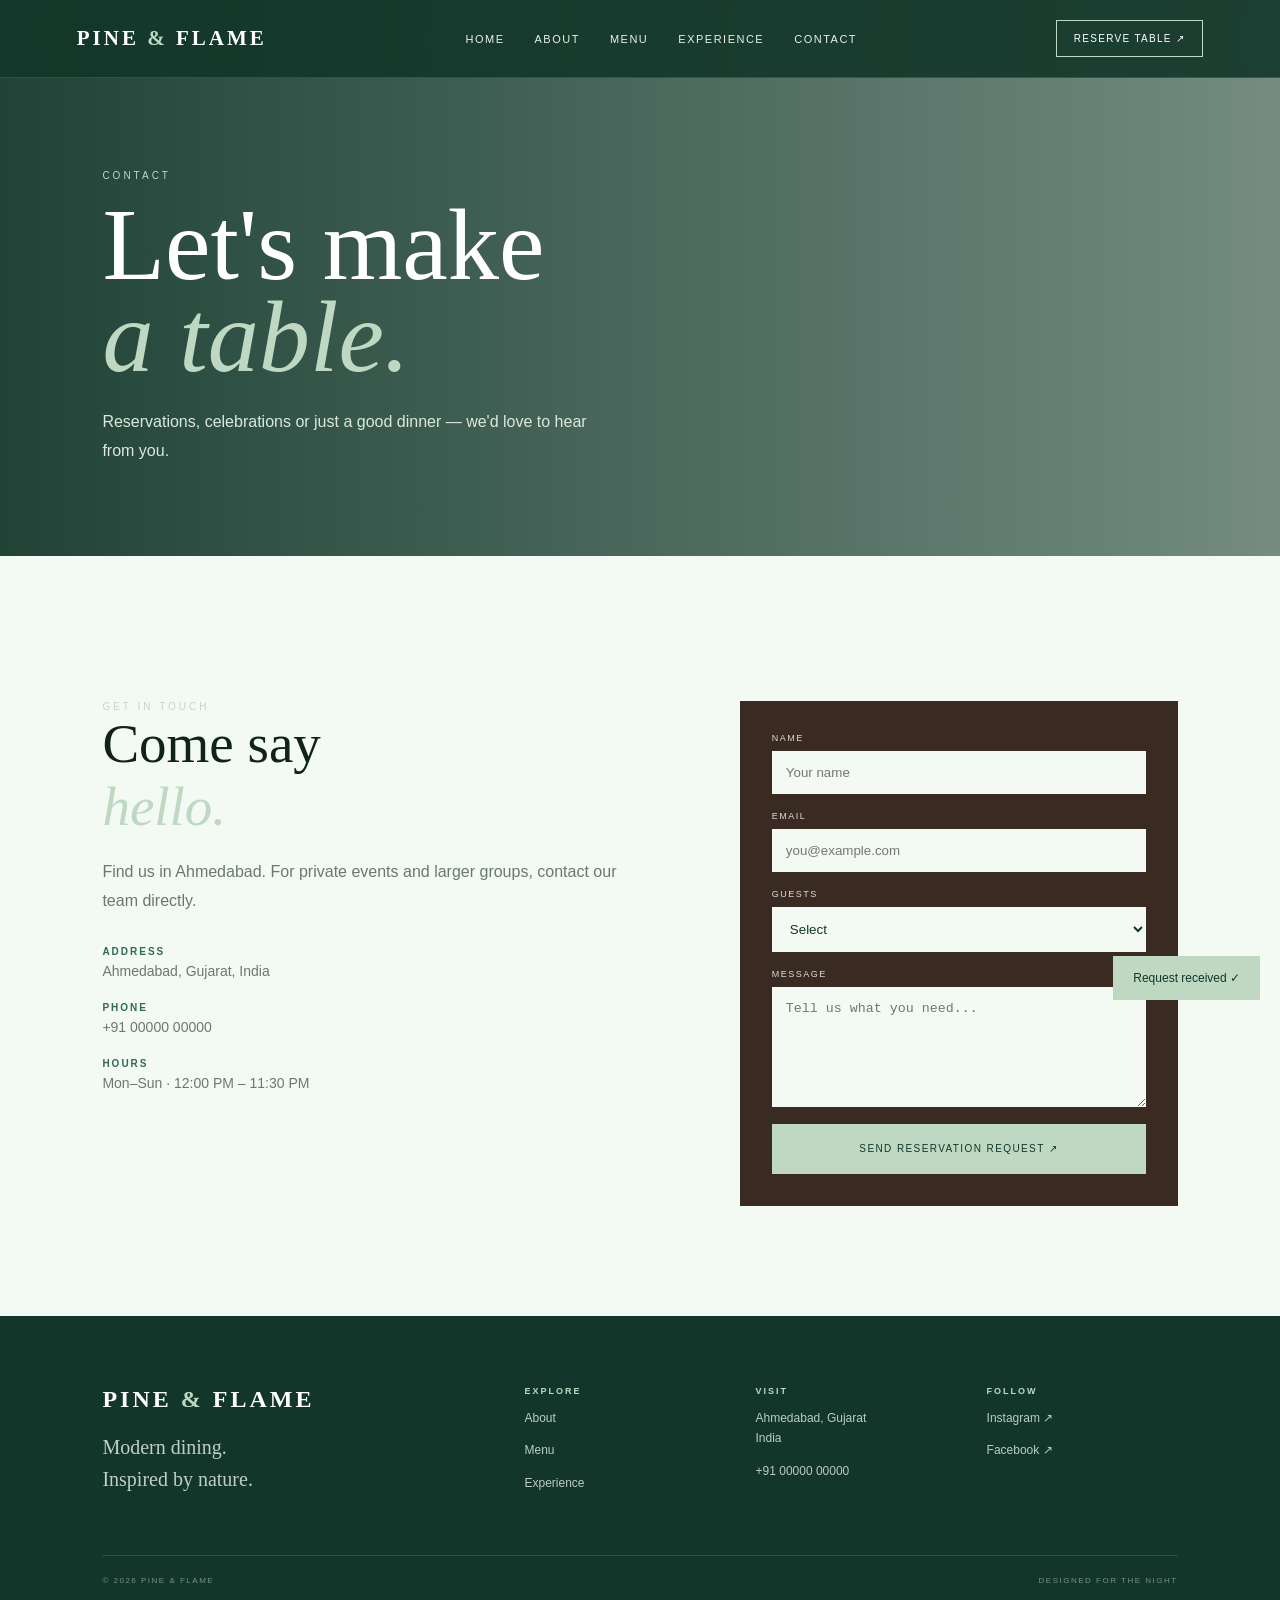
<file: contact.html>
<!DOCTYPE html><html lang="en"><head><meta charset="UTF-8"><meta name="viewport" content="width=device-width,initial-scale=1.0"><title>Contact | Pine & Flame</title><link rel="stylesheet" href="css/style.css"></head><body>
<div class="loader"><b>P&F</b></div>
<header class="navbar" id="navbar"><a class="logo" href="index.html">PINE <span>&</span> FLAME</a><nav class="nav-links" id="navLinks"><a href="index.html">Home</a><a href="about.html">About</a><a href="menu.html">Menu</a><a href="experience.html">Experience</a><a href="contact.html">Contact</a></nav><a class="nav-btn" href="contact.html#reserve">Reserve Table ↗</a><button class="menu-btn" id="menuBtn">☰</button></header>
<section class="page-hero"><div class="label">CONTACT</div><h1>Let's make<br><em>a table.</em></h1><p>Reservations, celebrations or just a good dinner — we'd love to hear from you.</p></section>
<section class="contact"><div class="contact-grid"><div class="contact-info"><div class="label">GET IN TOUCH</div><h2>Come say<br><em>hello.</em></h2><p>Find us in Ahmedabad. For private events and larger groups, contact our team directly.</p><div class="info-list"><div><b>Address</b><span>Ahmedabad, Gujarat, India</span></div><div><b>Phone</b><span>+91 00000 00000</span></div><div><b>Hours</b><span>Mon–Sun · 12:00 PM – 11:30 PM</span></div></div></div><div class="form-box" id="reserve"><form id="contactForm"><label>Name<input required placeholder="Your name"></label><label>Email<input required type="email" placeholder="you@example.com"></label><label>Guests<select required><option value="">Select</option><option>2 guests</option><option>3 guests</option><option>4 guests</option><option>5+ guests</option></select></label><label>Message<textarea placeholder="Tell us what you need..."></textarea></label><button class="btn primary" type="submit">Send Reservation Request ↗</button></form></div></div></section><div class="toast" id="toast">Request received ✓</div>
<footer id="footer"><div class="footer-grid"><div><div class="footer-logo">PINE <span>&</span> FLAME</div><p>Modern dining.<br>Inspired by nature.</p></div><div class="footer-col"><h4>Explore</h4><a href="about.html">About</a><a href="menu.html">Menu</a><a href="experience.html">Experience</a></div><div class="footer-col"><h4>Visit</h4><p>Ahmedabad, Gujarat<br>India</p><p>+91 00000 00000</p></div><div class="footer-col"><h4>Follow</h4><a href="#">Instagram ↗</a><a href="#">Facebook ↗</a></div></div><div class="footer-bottom"><span>© 2026 PINE & FLAME</span><span>DESIGNED FOR THE NIGHT</span></div></footer>
<script src="js/script.js"></script></body></html>
</file>
<file: css/style.css>
:root{--pine:#12372A;--green:#2F6B4F;--sage:#BFD8C2;--mist:#F3FAF4;--wood:#3A2B22;--text:#10231b;--muted:#687970}*{box-sizing:border-box;margin:0;padding:0}html{scroll-behavior:smooth}body{font-family:Arial,Helvetica,sans-serif;background:var(--mist);color:var(--text);overflow-x:hidden}a{text-decoration:none;color:inherit}.loader{position:fixed;inset:0;background:var(--pine);z-index:9999;display:grid;place-items:center;transition:.6s}.loader.hide{opacity:0;visibility:hidden}.loader b{font:700 36px Georgia;color:var(--sage);letter-spacing:6px}.navbar{height:78px;position:fixed;top:0;left:0;width:100%;z-index:1000;padding:0 6vw;display:flex;align-items:center;justify-content:space-between;background:rgba(18,55,42,.9);backdrop-filter:blur(14px);border-bottom:1px solid #ffffff20}.logo{font:700 21px Georgia;color:white;letter-spacing:3px}.logo span{color:var(--sage)}.nav-links{display:flex;gap:30px}.nav-links a{color:#e8f1ea;font-size:11px;text-transform:uppercase;letter-spacing:1.5px}.nav-links a:hover{color:var(--sage)}.nav-btn{border:1px solid var(--sage);color:white;padding:12px 17px;font-size:10px;text-transform:uppercase;letter-spacing:1.3px}.nav-btn:hover{background:var(--sage);color:var(--pine)}.menu-btn{display:none;background:none;border:0;color:white;font-size:25px}.hero{min-height:100vh;padding:140px 9vw 100px;display:flex;align-items:center;position:relative;background:linear-gradient(90deg,#12372af5,#12372ab0,#12372a25),url("https://images.unsplash.com/photo-1517248135467-4c7edcad34c4?auto=format&fit=crop&w=2200&q=90") center/cover}.hero-content{max-width:850px;color:white}.eyebrow,.label{font-size:10px;letter-spacing:3px;text-transform:uppercase;color:var(--sage)}.hero h1{font:500 clamp(58px,9vw,125px)/.88 Georgia,serif;letter-spacing:-5px;margin:25px 0}.hero h1 em,h1 em,h2 em{color:var(--sage);font-style:italic}.hero p{max-width:520px;color:#d8e4da;line-height:1.8;margin:30px 0;font-size:15px}.actions{display:flex;gap:12px}.btn{display:inline-flex;align-items:center;justify-content:center;min-height:50px;padding:0 23px;border:1px solid transparent;font-size:10px;text-transform:uppercase;letter-spacing:1.4px}.primary{background:var(--sage);color:var(--pine)}.outline{border-color:#ffffff80;color:white}.outline:hover{border-color:white;background:#ffffff10}.hero-num{position:absolute;right:6vw;bottom:35px;color:var(--sage);font-size:10px;letter-spacing:2px}section{padding:110px 8vw}.section-head{display:flex;justify-content:space-between;align-items:end;gap:40px;margin-bottom:50px}.section-head h2{font:500 clamp(45px,6vw,76px)/1 Georgia,serif;letter-spacing:-2px;margin-top:14px}.section-head>p{max-width:390px;color:var(--muted);line-height:1.8;font-size:14px}.story-grid,.contact-grid{display:grid;grid-template-columns:1.1fr .9fr;gap:8vw}.story h2,.about-title,.contact h1{font:500 clamp(48px,6vw,82px)/1 Georgia,serif;letter-spacing:-3px}.copy{color:var(--muted);line-height:1.9;font-size:15px;padding-top:15px}.copy a,.text-link{display:inline-block;margin-top:25px;border-bottom:1px solid var(--green);padding-bottom:8px;font-size:10px;text-transform:uppercase;letter-spacing:1.5px}.quote{margin-top:80px;border-top:1px solid #c8d8cc;border-bottom:1px solid #c8d8cc;padding:22px 0;white-space:nowrap;overflow:hidden;color:var(--green);font:600 38px Georgia}.green{background:var(--sage)}.food-grid{display:grid;grid-template-columns:1.35fr 1fr 1fr;gap:18px}.food-card{background:var(--mist);transition:.3s}.food-card:hover{transform:translateY(-5px)}.food-card img{width:100%;height:300px;object-fit:cover}.food-card:first-child img{height:410px}.food-info{padding:22px}.food-info small{font-size:9px;letter-spacing:2px;color:var(--green)}.food-info h3{font:500 27px Georgia;margin:8px 0}.food-info p{color:var(--muted);font-size:12px}.price{display:block;margin-top:17px;color:var(--wood);font-weight:bold}.full{display:block;width:max-content;margin:40px auto 0;padding:15px 22px;border:1px solid var(--pine);font-size:10px;text-transform:uppercase;letter-spacing:1.5px}.full:hover{background:var(--pine);color:white}.feature{min-height:650px;display:flex;align-items:center;color:white;background:linear-gradient(90deg,#12372af5,#12372a80),url("https://images.unsplash.com/photo-1550966871-3ed3cdb5ed0c?auto=format&fit=crop&w=2200&q=85") center/cover}.feature .label{color:var(--sage)}.feature h2{font:500 clamp(50px,7vw,95px)/.9 Georgia;margin:20px 0}.feature p{max-width:520px;color:#d6e3d9;line-height:1.8}.stats{display:flex;gap:60px;margin-top:45px}.stats strong{font:500 34px Georgia;color:var(--sage)}.stats span{display:block;color:#d2ded5;font-size:9px;letter-spacing:1.4px;text-transform:uppercase;margin-top:6px}.gallery-grid{display:grid;grid-template-columns:1.3fr .7fr;grid-template-rows:270px 270px;gap:16px}.gallery-grid img{width:100%;height:100%;object-fit:cover}.gallery-grid .big{grid-row:1/3}.page-hero{padding:170px 8vw 90px;background:linear-gradient(90deg,#12372aeF,#12372a90),url("https://images.unsplash.com/photo-1500534623283-312aade485b7?auto=format&fit=crop&w=2200&q=85") center/cover;color:white}.page-hero h1{font:500 clamp(55px,8vw,105px)/.9 Georgia;margin-top:18px}.page-hero p{max-width:520px;margin-top:25px;line-height:1.8;color:#dce8df}.about-layout{display:grid;grid-template-columns:1fr 1fr;gap:25px;align-items:center}.about-layout img{width:100%;height:520px;object-fit:cover}.about-text{color:var(--muted);line-height:1.9}.about-text p+p{margin-top:18px}.contact-grid{margin-top:35px}.contact-info h2{font:500 55px Georgia}.contact-info p{color:var(--muted);line-height:1.8;margin-top:20px}.info-list{margin-top:30px;display:grid;gap:22px}.info-list b{display:block;font-size:10px;letter-spacing:2px;text-transform:uppercase;color:var(--green);margin-bottom:5px}.info-list span{font-size:14px;color:var(--muted)}.form-box{background:var(--wood);padding:32px;color:white}.form-box form{display:grid;gap:17px}.form-box label{font-size:9px;letter-spacing:1.5px;text-transform:uppercase;color:#ddd;display:grid;gap:8px}.form-box input,.form-box textarea,.form-box select{background:var(--mist);border:0;outline:0;padding:14px;color:var(--pine)}.form-box textarea{min-height:120px;resize:vertical}.toast{position:fixed;right:20px;bottom:20px;z-index:3000;background:var(--sage);color:var(--pine);padding:15px 20px;font-size:12px;transform:translateY(120px);transition:.4s}.toast.show{transform:translateY(0)}footer{background:var(--pine);color:white;padding:70px 8vw 25px}.footer-grid{display:grid;grid-template-columns:2fr 1fr 1fr 1fr;gap:40px}.footer-logo{font:700 24px Georgia;letter-spacing:3px}.footer-logo span{color:var(--sage)}.footer-grid>div:first-child p{font:20px Georgia;color:#c0cec4;line-height:1.6;margin-top:18px}.footer-col{display:flex;flex-direction:column;gap:12px}.footer-col h4{font-size:9px;letter-spacing:2px;color:var(--sage);text-transform:uppercase}.footer-col a,.footer-col p{font-size:12px;color:#bdcbc2;line-height:1.7}.footer-col a:hover{color:white}.footer-bottom{border-top:1px solid #ffffff20;margin-top:60px;padding-top:20px;display:flex;justify-content:space-between;color:#789082;font-size:8px;letter-spacing:1.5px;text-transform:uppercase}.reveal{opacity:0;transform:translateY(25px);transition:.8s}.reveal.show{opacity:1;transform:none}@media(max-width:850px){.navbar{height:70px}.nav-links{display:none;position:absolute;top:70px;left:0;width:100%;padding:25px;background:var(--pine);flex-direction:column}.nav-links.open{display:flex}.nav-btn{display:none}.menu-btn{display:block}.hero{padding:120px 7vw 90px}.hero h1{letter-spacing:-3px}.actions{flex-direction:column;align-items:stretch}.actions .btn{width:100%}section{padding:85px 7vw}.section-head,.story-grid,.contact-grid,.about-layout{display:grid;grid-template-columns:1fr;gap:30px}.section-head{display:block}.section-head>p{margin-top:18px}.food-grid{grid-template-columns:1fr}.food-card img,.food-card:first-child img{height:330px}.gallery-grid{grid-template-columns:1fr;grid-template-rows:300px 220px 220px}.gallery-grid .big{grid-row:auto}.footer-grid{grid-template-columns:1fr 1fr}.footer-grid>div:first-child{grid-column:1/-1}.about-layout img{height:360px}.stats{flex-wrap:wrap;gap:30px}}@media(max-width:500px){.hero h1{font-size:58px}.footer-grid{grid-template-columns:1fr}.footer-grid>div:first-child{grid-column:auto}.footer-bottom{flex-direction:column;gap:10px}}
</file>
